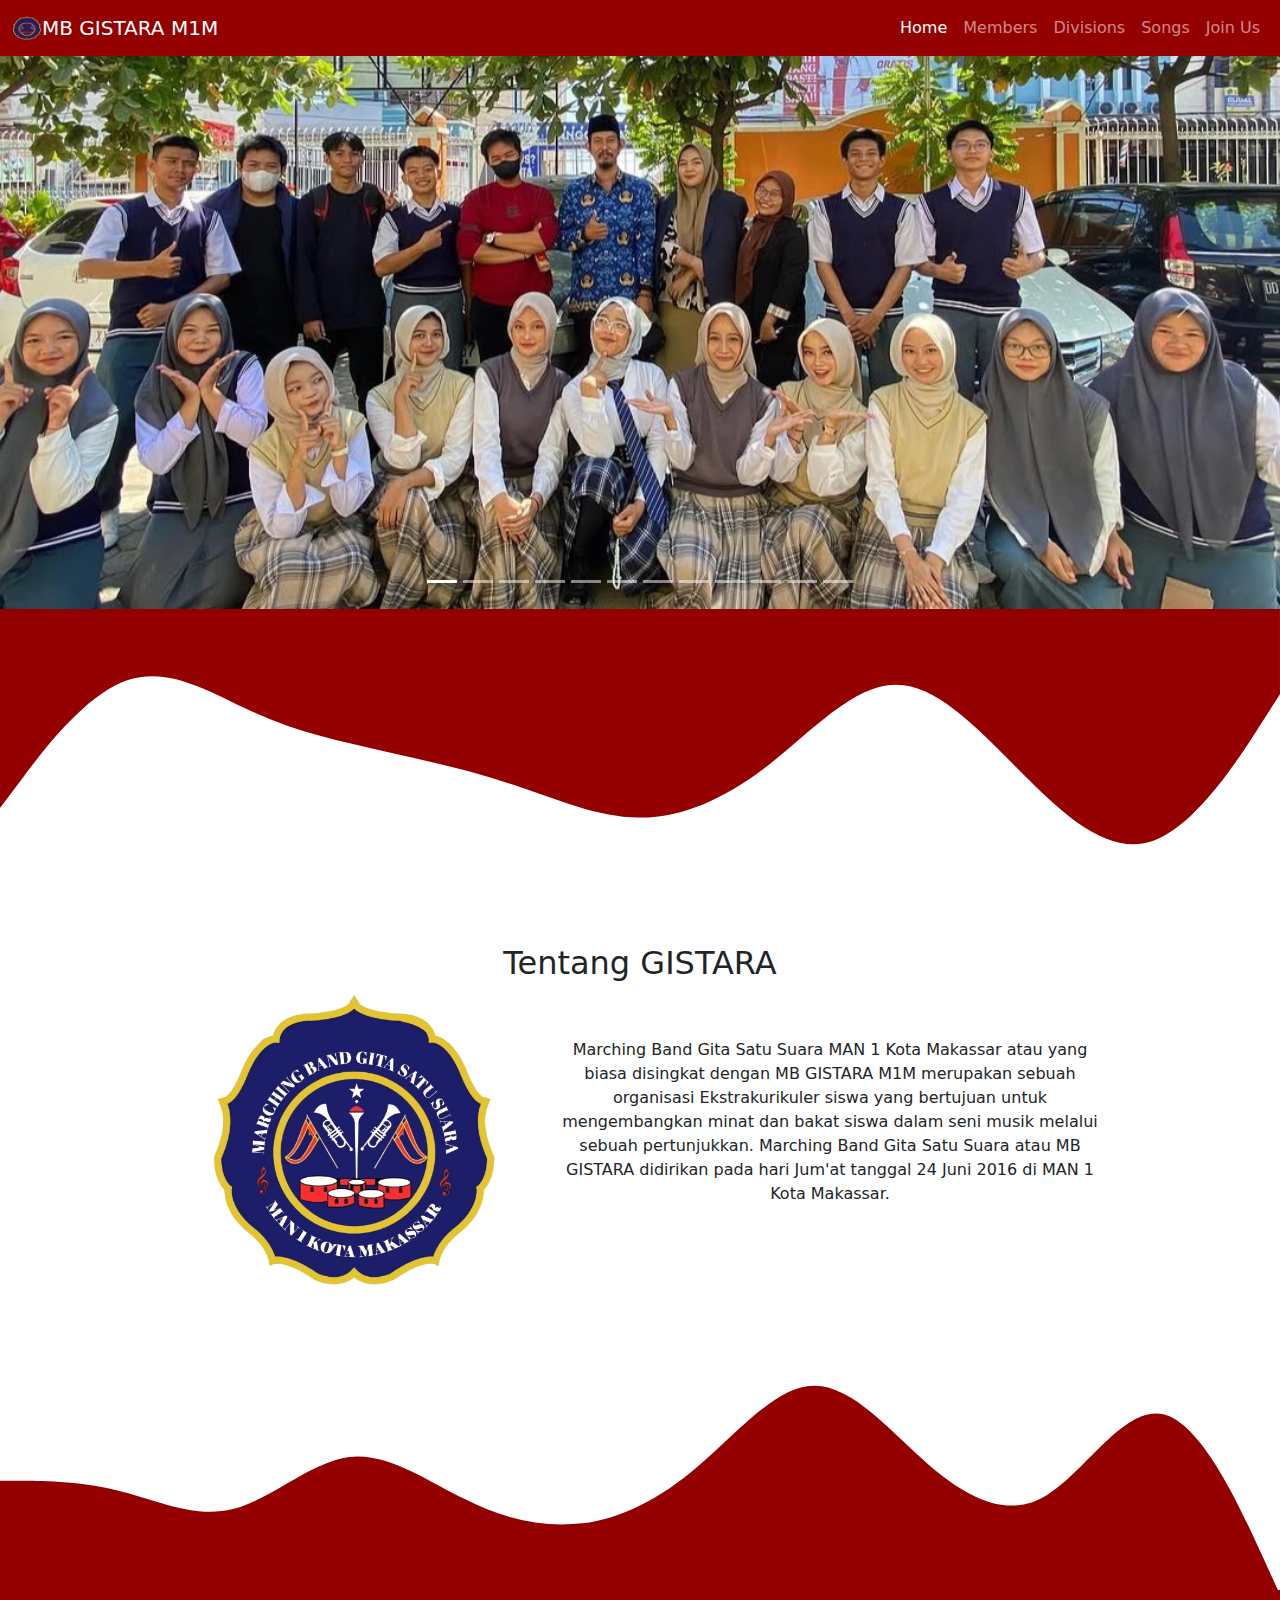
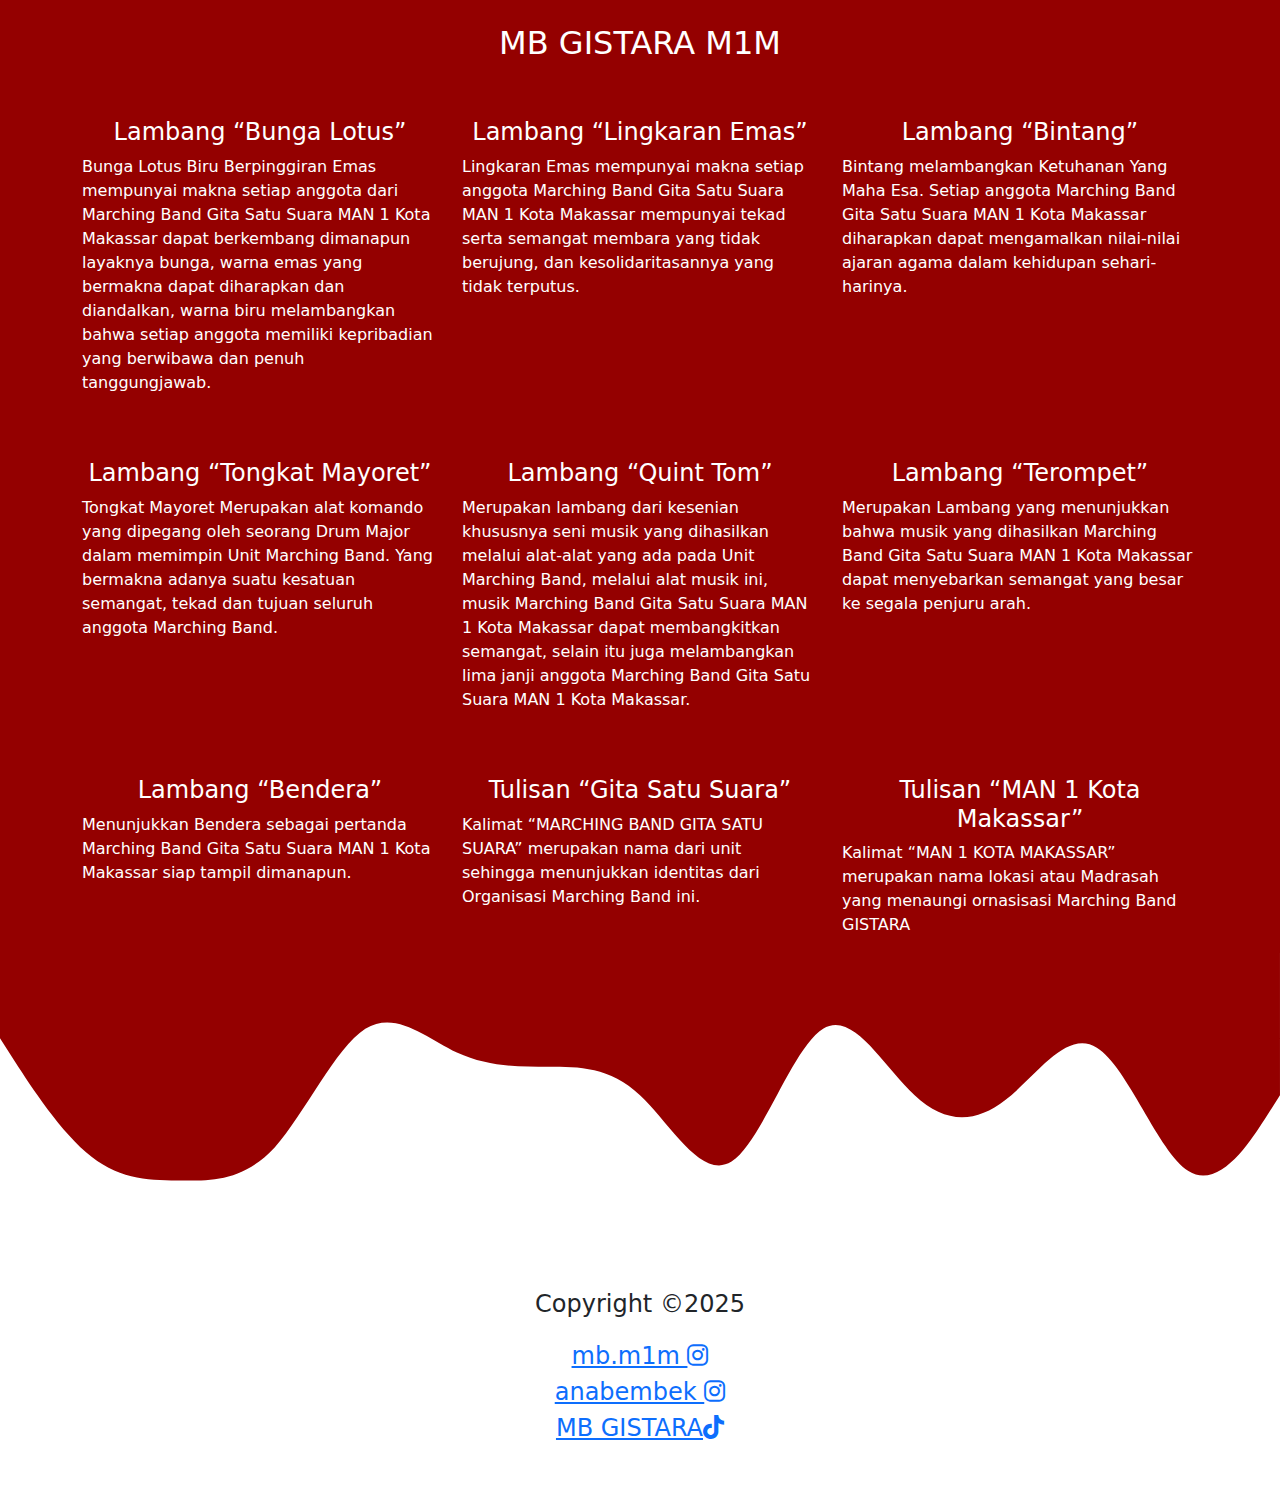
<file: index.html>
<!DOCTYPE html>
<html lang="en">
  <head>
    <meta charset="UTF-8" />
    <meta name="viewport" content="width=device-width, initial-scale=1.0" />
    <meta name="description" content="profil marching band gistara m1m" />
    <meta name="authors" content="andi bintang mappatuppu deppapada" />
    <meta
      name="keywords"
      content="marching band,mb, gita, satu, suara, gistara, m1m, man, satu, makassar, tallassalapang, mb m1m, mb gistara, marching band gita satu suara, perkusi, color guard, cg, field, field commander, mayoret, drum, snare, quintom, bass, bells, cymbal, simbal, terompet, pianika"
    />
    <!-- bootstrap css -->
    <link rel="stylesheet" href="asset/bootstrap/bootstrap.min.css" />

    <title>Profil MB GISTARA M1M</title>

    <!-- my css -->
    <link rel="stylesheet" href="asset/css/style.css" />

    <!-- icon fontawesome css -->
    <link
      rel="stylesheet"
      href="https://cdnjs.cloudflare.com/ajax/libs/font-awesome/6.7.2/css/all.min.css"
    />
  </head>
  <body>
    <!-- navbar -->
    <nav class="navbar fixed-top navbar-expand-lg my-bg" data-bs-theme="dark">
      <div class="container-fluid">
        <img
          src="asset/img/IMG-20241109-WA0000-removebg-preview.png"
          alt="Logo"
          width="30"
          height="24"
          class="d-inline-block align-text-top"
        />
        <a class="navbar-brand" href="#">MB GISTARA M1M</a>
        <button
          class="navbar-toggler"
          type="button"
          data-bs-toggle="collapse"
          data-bs-target="#navbarNav"
          aria-controls="navbarNav"
          aria-expanded="false"
          aria-label="Toggle navigation"
        >
          <span class="navbar-toggler-icon"></span>
        </button>
        <div class="collapse navbar-collapse" id="navbarNav">
          <ul class="navbar-nav ms-auto">
            <li class="nav-item">
              <a class="nav-link active" aria-current="page" href="index.html"
                >Home</a
              >
            </li>
            <li class="nav-item">
              <a class="nav-link" href="members.html">Members</a>
            </li>
            <li class="nav-item">
              <a class="nav-link" href="division.html">Divisions</a>
            </li>
            <li class="nav-item">
              <a class="nav-link" href="songs.html">Songs</a>
            </li>
            <li class="nav-item">
              <a class="nav-link" href="https://forms.gle/wNCCdqYfxSbnUg1e8"
                >Join Us</a
              >
            </li>
          </ul>
        </div>
      </div>
    </nav>
    <!-- end of navbar -->

    <!-- carousel -->

    <div
      id="carouselExampleIndicators"
      class="carousel carousel-fade slide"
      data-bs-ride="carousel"
      data-bs-pause="false"
    >
      <div class="carousel-indicators">
        <button
          type="button"
          data-bs-target="#carouselExampleIndicators"
          data-bs-slide-to="0"
          class="active"
          aria-current="true"
          aria-label="Slide 1"
        ></button>
        <button
          type="button"
          data-bs-target="#carouselExampleIndicators"
          data-bs-slide-to="1"
          aria-label="Slide 2"
        ></button>
        <button
          type="button"
          data-bs-target="#carouselExampleIndicators"
          data-bs-slide-to="2"
          aria-label="Slide 3"
        ></button>
        <button
          type="button"
          data-bs-target="#carouselExampleIndicators"
          data-bs-slide-to="3"
          aria-label="Slide 4"
        ></button>
        <button
          type="button"
          data-bs-target="#carouselExampleIndicators"
          data-bs-slide-to="4"
          aria-label="Slide 5"
        ></button>
        <button
          type="button"
          data-bs-target="#carouselExampleIndicators"
          data-bs-slide-to="5"
          aria-label="Slide 6"
        ></button>
        <button
          type="button"
          data-bs-target="#carouselExampleIndicators"
          data-bs-slide-to="6"
          aria-label="Slide 7"
        ></button>
        <button
          type="button"
          data-bs-target="#carouselExampleIndicators"
          data-bs-slide-to="7"
          aria-label="Slide 8"
        ></button>
        <button
          type="button"
          data-bs-target="#carouselExampleIndicators"
          data-bs-slide-to="8"
          aria-label="Slide 9"
        ></button>
        <button
          type="button"
          data-bs-target="#carouselExampleIndicators"
          data-bs-slide-to="9"
          aria-label="Slide 10"
        ></button>
        <button
          type="button"
          data-bs-target="#carouselExampleIndicators"
          data-bs-slide-to="10"
          aria-label="Slide 11"
        ></button>
        <button
          type="button"
          data-bs-target="#carouselExampleIndicators"
          data-bs-slide-to="11"
          aria-label="Slide 12"
        ></button>
      </div>
      <div class="carousel-inner">
        <div class="carousel-item active">
          <img
            src="asset/img/foto 1.jpg"
            class="d-block w-100"
            alt="mb gistara"
          />
        </div>
        <div class="carousel-item">
          <img
            src="asset/img/foto 2.jpg"
            class="d-block w-100"
            alt="mb gistara"
          />
        </div>
        <div class="carousel-item">
          <img
            src="asset/img/foto 3.jpg"
            class="d-block w-100"
            alt="mb gistara"
          />
        </div>
        <div class="carousel-item">
          <img
            src="asset/img/foto 4.jpg"
            class="d-block w-100"
            alt="mb gistara"
          />
        </div>
        <div class="carousel-item">
          <img
            src="asset/img/foto 5.jpg"
            class="d-block w-100"
            alt="mb gistara"
          />
        </div>
        <div class="carousel-item">
          <img
            src="asset/img/foto 6.jpg"
            class="d-block w-100"
            alt="mb gistara"
          />
        </div>
        <div class="carousel-item">
          <img
            src="asset/img/foto 7.jpg"
            class="d-block w-100"
            alt="mb gistara"
          />
        </div>
        <div class="carousel-item">
          <img
            src="asset/img/foto 8.jpg"
            class="d-block w-100"
            alt="mb gistara"
          />
        </div>
        <div class="carousel-item">
          <img
            src="asset/img/foto 9.jpg"
            class="d-block w-100"
            alt="mb gistara"
          />
        </div>
        <div class="carousel-item">
          <img
            src="asset/img/foto 10.jpg"
            class="d-block w-100"
            alt="mb gistara"
          />
        </div>
        <div class="carousel-item">
          <img
            src="asset/img/foto 11.jpg"
            class="d-block w-100"
            alt="mb gistara"
          />
        </div>
        <div class="carousel-item">
          <img
            src="asset/img/foto 12.jpg"
            class="d-block w-100"
            alt="mb gistara"
          />
        </div>
      </div>
      <button
        class="carousel-control-prev"
        type="button"
        data-bs-target="#carouselExampleIndicators"
        data-bs-slide="prev"
      >
        <span class="carousel-control-prev-icon" aria-hidden="true"></span>
        <span class="visually-hidden">Previous</span>
      </button>
      <button
        class="carousel-control-next"
        type="button"
        data-bs-target="#carouselExampleIndicators"
        data-bs-slide="next"
      >
        <span class="carousel-control-next-icon" aria-hidden="true"></span>
        <span class="visually-hidden">Next</span>
      </button>
    </div>
    <svg xmlns="http://www.w3.org/2000/svg" viewBox="0 0 1440 320">
      <path
        fill="#940000"
        fill-opacity="1"
        d="M0,224L24,192C48,160,96,96,144,80C192,64,240,96,288,117.3C336,139,384,149,432,160C480,171,528,181,576,197.3C624,213,672,235,720,234.7C768,235,816,213,864,176C912,139,960,85,1008,85.3C1056,85,1104,139,1152,186.7C1200,235,1248,277,1296,261.3C1344,245,1392,171,1416,133.3L1440,96L1440,0L1416,0C1392,0,1344,0,1296,0C1248,0,1200,0,1152,0C1104,0,1056,0,1008,0C960,0,912,0,864,0C816,0,768,0,720,0C672,0,624,0,576,0C528,0,480,0,432,0C384,0,336,0,288,0C240,0,192,0,144,0C96,0,48,0,24,0L0,0Z"
      ></path>
    </svg>
    <!-- end of hero -->

    <!-- about -->
    <section id="about">
      <div class="container">
        <div class="row justify-content-center text-center">
          <h2>Tentang GISTARA</h2>
          <div class="col-md-4">
            <img
              src="asset/img/IMG-20241109-WA0000-removebg-preview.png"
              alt="Logo MB GISTARA"
            />
          </div>
          <div class="col-md-6 pt-5">
            Marching Band Gita Satu Suara MAN 1 Kota Makassar atau yang biasa
            disingkat dengan MB GISTARA M1M merupakan sebuah organisasi
            Ekstrakurikuler siswa yang bertujuan untuk mengembangkan minat dan
            bakat siswa dalam seni musik melalui sebuah pertunjukkan. Marching
            Band Gita Satu Suara atau MB GISTARA didirikan pada hari Jum'at
            tanggal 24 Juni 2016 di MAN 1 Kota Makassar.
          </div>
        </div>
      </div>
    </section>
    <svg xmlns="http://www.w3.org/2000/svg" viewBox="0 0 1440 320">
      <path
        fill="#940000"
        fill-opacity="1"
        d="M0,192L21.8,192C43.6,192,87,192,131,202.7C174.5,213,218,235,262,224C305.5,213,349,171,393,165.3C436.4,160,480,192,524,213.3C567.3,235,611,245,655,240C698.2,235,742,213,785,176C829.1,139,873,85,916,85.3C960,85,1004,139,1047,176C1090.9,213,1135,235,1178,208C1221.8,181,1265,107,1309,117.3C1352.7,128,1396,224,1418,272L1440,320L1440,320L1418.2,320C1396.4,320,1353,320,1309,320C1265.5,320,1222,320,1178,320C1134.5,320,1091,320,1047,320C1003.6,320,960,320,916,320C872.7,320,829,320,785,320C741.8,320,698,320,655,320C610.9,320,567,320,524,320C480,320,436,320,393,320C349.1,320,305,320,262,320C218.2,320,175,320,131,320C87.3,320,44,320,22,320L0,320Z"
      ></path>
    </svg>
    <!-- end of about -->

    <!-- logo -->
    <section id="logo">
      <div class="container">
        <div class="row">
          <h2 class="text-center pt-4 pb-5" data-bs-theme="dark">
            MB GISTARA M1M
          </h2>
          <div class="col-md-4">
            <h4 class="text-center">Lambang “Bunga Lotus”</h4>
            <p>
              Bunga Lotus Biru Berpinggiran Emas mempunyai makna setiap anggota
              dari Marching Band Gita Satu Suara MAN 1 Kota Makassar dapat
              berkembang dimanapun layaknya bunga, warna emas yang bermakna
              dapat diharapkan dan diandalkan, warna biru melambangkan bahwa
              setiap anggota memiliki kepribadian yang berwibawa dan penuh
              tanggungjawab.
            </p>
          </div>
          <div class="col-md-4">
            <h4 class="text-center">Lambang “Lingkaran Emas”</h4>
            <p>
              Lingkaran Emas mempunyai makna setiap anggota Marching Band Gita
              Satu Suara MAN 1 Kota Makassar mempunyai tekad serta semangat
              membara yang tidak berujung, dan kesolidaritasannya yang tidak
              terputus.
            </p>
          </div>
          <div class="col-md-4">
            <h4 class="text-center">Lambang “Bintang”</h4>
            <p>
              Bintang melambangkan Ketuhanan Yang Maha Esa. Setiap anggota
              Marching Band Gita Satu Suara MAN 1 Kota Makassar diharapkan dapat
              mengamalkan nilai-nilai ajaran agama dalam kehidupan
              sehari-harinya.
            </p>
          </div>
          <div class="col-md-4">
            <h4 class="text-center pt-5">Lambang “Tongkat Mayoret”</h4>
            <p>
              Tongkat Mayoret Merupakan alat komando yang dipegang oleh seorang
              Drum Major dalam memimpin Unit Marching Band. Yang bermakna adanya
              suatu kesatuan semangat, tekad dan tujuan seluruh anggota Marching
              Band.
            </p>
          </div>
          <div class="col-md-4">
            <h4 class="text-center pt-5">Lambang “Quint Tom”</h4>
            <p>
              Merupakan lambang dari kesenian khususnya seni musik yang
              dihasilkan melalui alat-alat yang ada pada Unit Marching Band,
              melalui alat musik ini, musik Marching Band Gita Satu Suara MAN 1
              Kota Makassar dapat membangkitkan semangat, selain itu juga
              melambangkan lima janji anggota Marching Band Gita Satu Suara MAN
              1 Kota Makassar.
            </p>
          </div>
          <div class="col-md-4">
            <h4 class="text-center pt-5">Lambang “Terompet”</h4>
            <p>
              Merupakan Lambang yang menunjukkan bahwa musik yang dihasilkan
              Marching Band Gita Satu Suara MAN 1 Kota Makassar dapat
              menyebarkan semangat yang besar ke segala penjuru arah.
            </p>
          </div>
          <div class="col-md-4">
            <h4 class="text-center pt-5">Lambang “Bendera”</h4>
            <p>
              Menunjukkan Bendera sebagai pertanda Marching Band Gita Satu Suara
              MAN 1 Kota Makassar siap tampil dimanapun.
            </p>
          </div>
          <div class="col-md-4">
            <h4 class="text-center pt-5">Tulisan “Gita Satu Suara”</h4>
            <p>
              Kalimat “MARCHING BAND GITA SATU SUARA” merupakan nama dari unit
              sehingga menunjukkan identitas dari Organisasi Marching Band ini.
            </p>
          </div>
          <div class="col-md-4">
            <h4 class="text-center pt-5">Tulisan “MAN 1 Kota Makassar”</h4>
            <p>
              Kalimat “MAN 1 KOTA MAKASSAR” merupakan nama lokasi atau Madrasah
              yang menaungi ornasisasi Marching Band GISTARA
            </p>
          </div>
        </div>
      </div>
    </section>
    <svg xmlns="http://www.w3.org/2000/svg" viewBox="0 0 1440 320">
      <path
        fill="#940000"
        fill-opacity="1"
        d="M0,96L17.1,122.7C34.3,149,69,203,103,229.3C137.1,256,171,256,206,256C240,256,274,256,309,218.7C342.9,181,377,107,411,85.3C445.7,64,480,96,514,112C548.6,128,583,128,617,128C651.4,128,686,128,720,160C754.3,192,789,256,823,234.7C857.1,213,891,107,926,85.3C960,64,994,128,1029,160C1062.9,192,1097,192,1131,165.3C1165.7,139,1200,85,1234,106.7C1268.6,128,1303,224,1337,245.3C1371.4,267,1406,213,1423,186.7L1440,160L1440,0L1422.9,0C1405.7,0,1371,0,1337,0C1302.9,0,1269,0,1234,0C1200,0,1166,0,1131,0C1097.1,0,1063,0,1029,0C994.3,0,960,0,926,0C891.4,0,857,0,823,0C788.6,0,754,0,720,0C685.7,0,651,0,617,0C582.9,0,549,0,514,0C480,0,446,0,411,0C377.1,0,343,0,309,0C274.3,0,240,0,206,0C171.4,0,137,0,103,0C68.6,0,34,0,17,0L0,0Z"
      ></path>
    </svg>
    <!-- end of logo -->

    <!-- footer -->
    <footer class="py-5 text-center fs-4">
      <p>Copyright &copy;2025</p>
      <a href="https://www.instagram.com/mb.m1m?igsh=MTV1Z3pxcDh1eG0wOA=="
        >mb.m1m <i class="fa-brands fa-instagram"></i
      ></a>
      <br />
      <a href="https://www.instagram.com/anabembek?igsh=aWVhenUxYmJldjFi"
        >anabembek <i class="fa-brands fa-instagram"></i
      ></a>
      <br />
      <a href="https://www.tiktok.com/@m1m_gistara?_t=ZS-8tNQAtBFQ3D&_r=1"
        >MB GISTARA<i class="fa-brands fa-tiktok"></i
      ></a>
    </footer>
    <!-- end of footer -->

    <!-- bootstrap javascript -->
    <script src="asset/bootstrap/bootstrap.bundle.min.js"></script>
     <script>
      let peserta = prompt("siapa nama anda?");
      let hasil = alert("Halo " + peserta + " aku GISTARA, salam kenal ya");
    </script>
  </body>
</html>
</file>
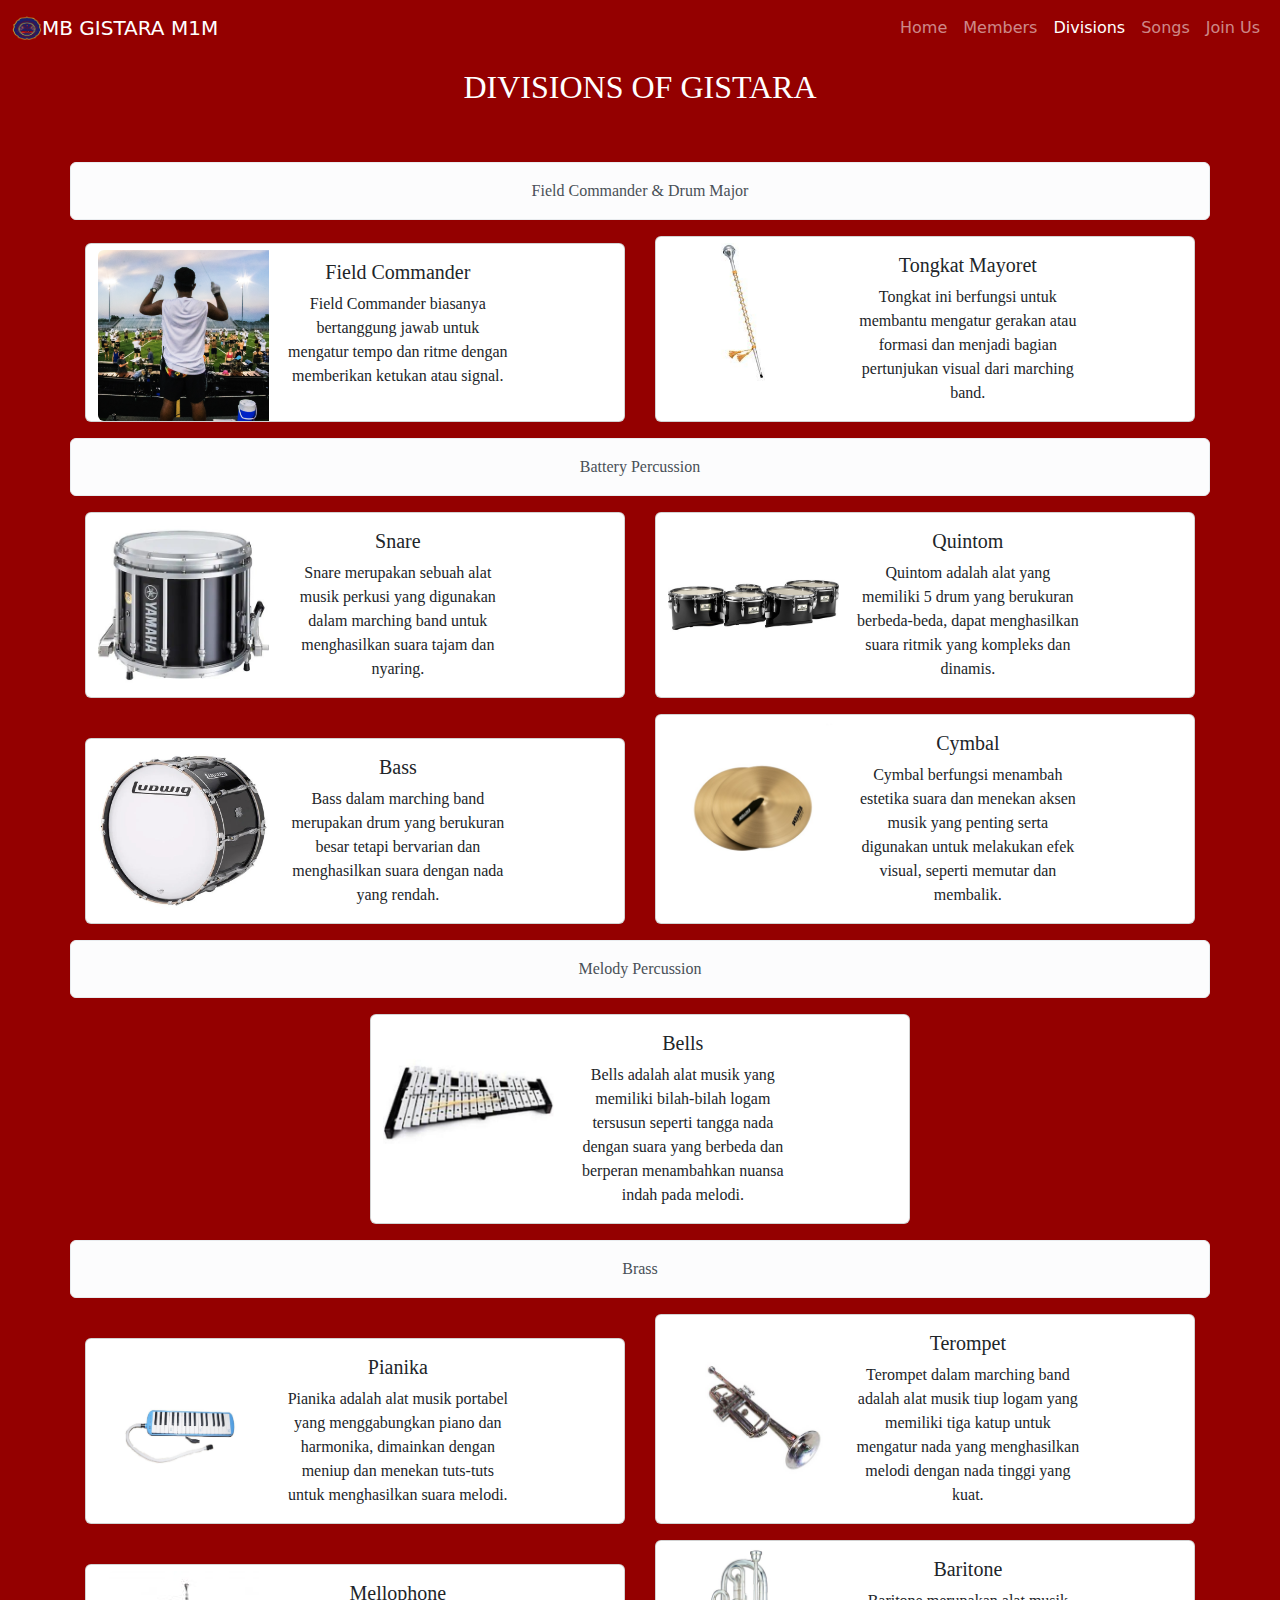
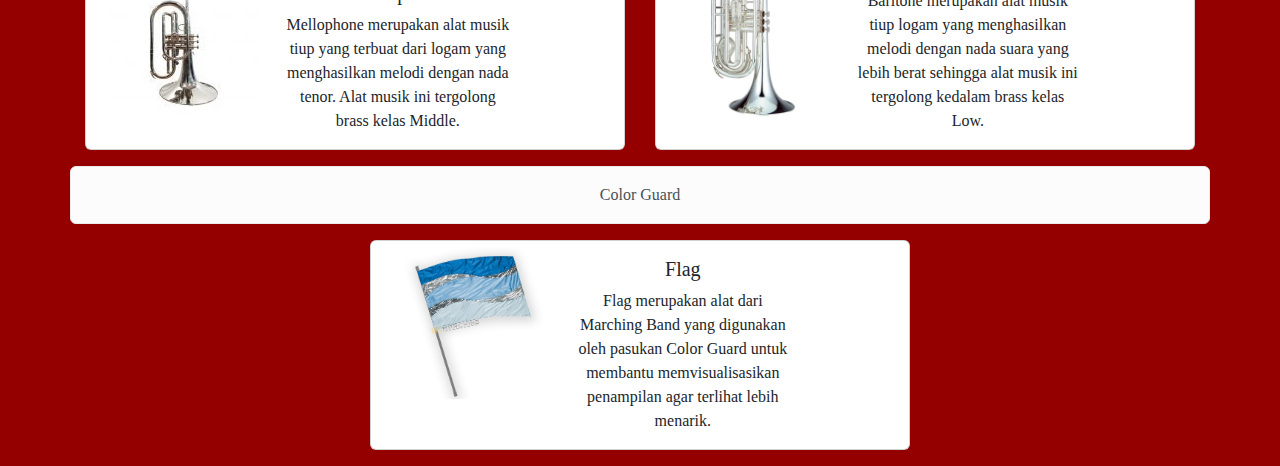
<file: division.html>
<!DOCTYPE html>
<html lang="en">
  <head>
    <meta charset="UTF-8" />
    <meta name="viewport" content="width=device-width, initial-scale=1.0" />
    <!-- bootstrap css -->
    <link rel="stylesheet" href="asset/bootstrap/bootstrap.min.css" />
    <title>Profil MB GISTARA M1M</title>
    <!-- my css -->
    <link rel="stylesheet" href="asset/css/division.css" />
  </head>
  <body>
    <!-- navbar -->
    <nav class="navbar fixed-top navbar-expand-lg my-bg" data-bs-theme="dark">
      <div class="container-fluid">
        <img
          src="asset/img/IMG-20241109-WA0000-removebg-preview.png"
          alt="Logo"
          width="30"
          height="24"
          class="d-inline-block align-text-top"
        />
        <a class="navbar-brand" href="#">MB GISTARA M1M</a>
        <button
          class="navbar-toggler"
          type="button"
          data-bs-toggle="collapse"
          data-bs-target="#navbarNav"
          aria-controls="navbarNav"
          aria-expanded="false"
          aria-label="Toggle navigation"
        >
          <span class="navbar-toggler-icon"></span>
        </button>
        <div class="collapse navbar-collapse" id="navbarNav">
          <ul class="navbar-nav ms-auto">
            <li class="nav-item">
              <a class="nav-link" href="index.html">Home</a>
            </li>
            <li class="nav-item">
              <a class="nav-link" href="members.html">Members</a>
            </li>
            <li class="nav-item">
              <a
                class="nav-link active"
                aria-current="page"
                href="division.html"
                >Divisions</a
              >
            </li>
            <li class="nav-item">
              <a class="nav-link" href="songs.html">Songs</a>
            </li>
            <li class="nav-item">
              <a class="nav-link" href="https://forms.gle/wNCCdqYfxSbnUg1e8">Join Us</a>
            </li>
          </ul>
        </div>
      </div>
    </nav>
    <!-- end of navbar -->

    <section id="divisions">
      <div class="container">
        <div class="row">
          <h2 class="pb-5 pt-5">DIVISIONS OF GISTARA</h2>
          <div class="alert alert-light" role="alert">
            Field Commander & Drum Major
          </div>

          <div class="card mb-3" style="max-width: 540px">
            <div class="row g-0">
              <div class="col-md-4">
                <img
                  src="asset/img/Alat/field.png"
                  class="img-fluid rounded-start"
                  alt="field commander"
                />
              </div>
              <div class="col-md-6">
                <div class="card-body">
                  <h5 class="card-title">Field Commander</h5>
                  <p class="card-text">
                    Field Commander biasanya bertanggung jawab untuk mengatur
                    tempo dan ritme dengan memberikan ketukan atau signal.
                  </p>
                </div>
              </div>
            </div>
          </div>
          <div class="card mb-3" style="max-width: 540px">
            <div class="row g-0">
              <div class="col-md-4">
                <img
                  src="asset/img/Alat/tongkat.jpg"
                  class="img-fluid rounded-start"
                  alt="tongkat"
                />
              </div>
              <div class="col-md-6">
                <div class="card-body">
                  <h5 class="card-title">Tongkat Mayoret</h5>
                  <p class="card-text">
                    Tongkat ini berfungsi untuk membantu mengatur gerakan atau
                    formasi dan menjadi bagian pertunjukan visual dari marching
                    band.
                  </p>
                </div>
              </div>
            </div>
          </div>
          <div class="alert alert-light" role="alert">Battery Percussion</div>

          <div class="card mb-3" style="max-width: 540px">
            <div class="row g-0">
              <div class="col-md-4">
                <img
                  src="asset/img/Alat/snare.jpg"
                  class="img-fluid rounded-start"
                  alt="snare drum"
                />
              </div>
              <div class="col-md-6">
                <div class="card-body">
                  <h5 class="card-title">Snare</h5>
                  <p class="card-text">
                    Snare merupakan sebuah alat musik perkusi yang digunakan
                    dalam marching band untuk menghasilkan suara tajam dan
                    nyaring.
                  </p>
                </div>
              </div>
            </div>
          </div>
          <div class="card mb-3" style="max-width: 540px">
            <div class="row g-0">
              <div class="col-md-4">
                <img
                  src="asset/img/Alat/quintom.jpg"
                  class="img-fluid rounded-start"
                  alt="quintom"
                />
              </div>
              <div class="col-md-6">
                <div class="card-body">
                  <h5 class="card-title">Quintom</h5>
                  <p class="card-text">
                    Quintom adalah alat yang memiliki 5 drum yang berukuran
                    berbeda-beda, dapat menghasilkan suara ritmik yang kompleks
                    dan dinamis.
                  </p>
                </div>
              </div>
            </div>
          </div>
          <div class="card mb-3" style="max-width: 540px">
            <div class="row g-0">
              <div class="col-md-4">
                <img
                  src="asset/img/Alat/bass.jpg"
                  class="img-fluid rounded-start"
                  alt="bass drum"
                />
              </div>
              <div class="col-md-6">
                <div class="card-body">
                  <h5 class="card-title">Bass</h5>
                  <p class="card-text">
                    Bass dalam marching band merupakan drum yang berukuran besar
                    tetapi bervarian dan menghasilkan suara dengan nada yang
                    rendah.
                  </p>
                </div>
              </div>
            </div>
          </div>
          <div class="card mb-3" style="max-width: 540px">
            <div class="row g-0">
              <div class="col-md-4">
                <img
                  src="asset/img/Alat/cymbal.jpg"
                  class="img-fluid rounded-start"
                  alt="Cymbal"
                />
              </div>
              <div class="col-md-6">
                <div class="card-body">
                  <h5 class="card-title">Cymbal</h5>
                  <p class="card-text">
                    Cymbal berfungsi menambah estetika suara dan menekan aksen
                    musik yang penting serta digunakan untuk melakukan efek
                    visual, seperti memutar dan membalik.
                  </p>
                </div>
              </div>
            </div>
          </div>

          <div class="alert alert-light" role="alert">Melody Percussion</div>
          <div class="card mb-3" style="max-width: 540px">
            <div class="row g-0">
              <div class="col-md-4">
                <img
                  src="asset/img/Alat/bells.jpg"
                  class="img-fluid rounded-start"
                  alt="bells"
                />
              </div>
              <div class="col-md-6">
                <div class="card-body">
                  <h5 class="card-title">Bells</h5>
                  <p class="card-text">
                    Bells adalah alat musik yang memiliki bilah-bilah logam
                    tersusun seperti tangga nada dengan suara yang berbeda dan
                    berperan menambahkan nuansa indah pada melodi.
                  </p>
                </div>
              </div>
            </div>
          </div>
          <div class="alert alert-light" role="alert">Brass</div>
          <div class="card mb-3" style="max-width: 540px">
            <div class="row g-0">
              <div class="col-md-4">
                <img
                  src="asset/img/Alat/pianika.jpg"
                  class="img-fluid rounded-start"
                  alt="pianika"
                />
              </div>
              <div class="col-md-6">
                <div class="card-body">
                  <h5 class="card-title">Pianika</h5>
                  <p class="card-text">
                    Pianika adalah alat musik portabel yang menggabungkan piano
                    dan harmonika, dimainkan dengan meniup dan menekan tuts-tuts
                    untuk menghasilkan suara melodi.
                  </p>
                </div>
              </div>
            </div>
          </div>
          <div class="card mb-3" style="max-width: 540px">
            <div class="row g-0">
              <div class="col-md-4">
                <img
                  src="asset/img/Alat/terompet.jpg"
                  class="img-fluid rounded-start"
                  alt="terompet"
                />
              </div>
              <div class="col-md-6">
                <div class="card-body">
                  <h5 class="card-title">Terompet</h5>
                  <p class="card-text">
                    Terompet dalam marching band adalah alat musik tiup logam
                    yang memiliki tiga katup untuk mengatur nada yang
                    menghasilkan melodi dengan nada tinggi yang kuat.
                  </p>
                </div>
              </div>
            </div>
          </div>
          <div class="card mb-3" style="max-width: 540px">
            <div class="row g-0">
              <div class="col-md-4">
                <img
                  src="asset/img/Alat/mellophone.jpg"
                  class="img-fluid rounded-start"
                  alt="mellophone"
                />
              </div>
              <div class="col-md-6">
                <div class="card-body">
                  <h5 class="card-title">Mellophone</h5>
                  <p class="card-text">
                    Mellophone merupakan alat musik tiup yang terbuat dari logam
                    yang menghasilkan melodi dengan nada tenor. Alat musik ini
                    tergolong brass kelas Middle.
                  </p>
                </div>
              </div>
            </div>
          </div>
          <div class="card mb-3" style="max-width: 540px">
            <div class="row g-0">
              <div class="col-md-4">
                <img
                  src="asset/img/Alat/trombone.jpg"
                  class="img-fluid rounded-start"
                  alt="trombone"
                />
              </div>
              <div class="col-md-6">
                <div class="card-body">
                  <h5 class="card-title">Baritone</h5>
                  <p class="card-text">
                    Baritone merupakan alat musik tiup logam yang menghasilkan
                    melodi dengan nada suara yang lebih berat sehingga alat
                    musik ini tergolong kedalam brass kelas Low.
                  </p>
                </div>
              </div>
            </div>
          </div>
          <div class="alert alert-light" role="alert">Color Guard</div>
          <div class="card mb-3" style="max-width: 540px">
            <div class="row g-0">
              <div class="col-md-4">
                <img
                  src="asset/img/Alat/flag.jpeg"
                  class="img-fluid rounded-start"
                  alt="flag cg"
                />
              </div>
              <div class="col-md-6">
                <div class="card-body">
                  <h5 class="card-title">Flag</h5>
                  <p class="card-text">
                    Flag merupakan alat dari Marching Band yang digunakan oleh
                    pasukan Color Guard untuk membantu memvisualisasikan
                    penampilan agar terlihat lebih menarik.
                  </p>
                </div>
              </div>
            </div>
          </div>
        </div>
      </div>
    </section>
    <!-- bootstrap javascript -->
    <script src="asset/bootstrap/bootstrap.bundle.min.js"></script>
  </body>
</html>
</file>
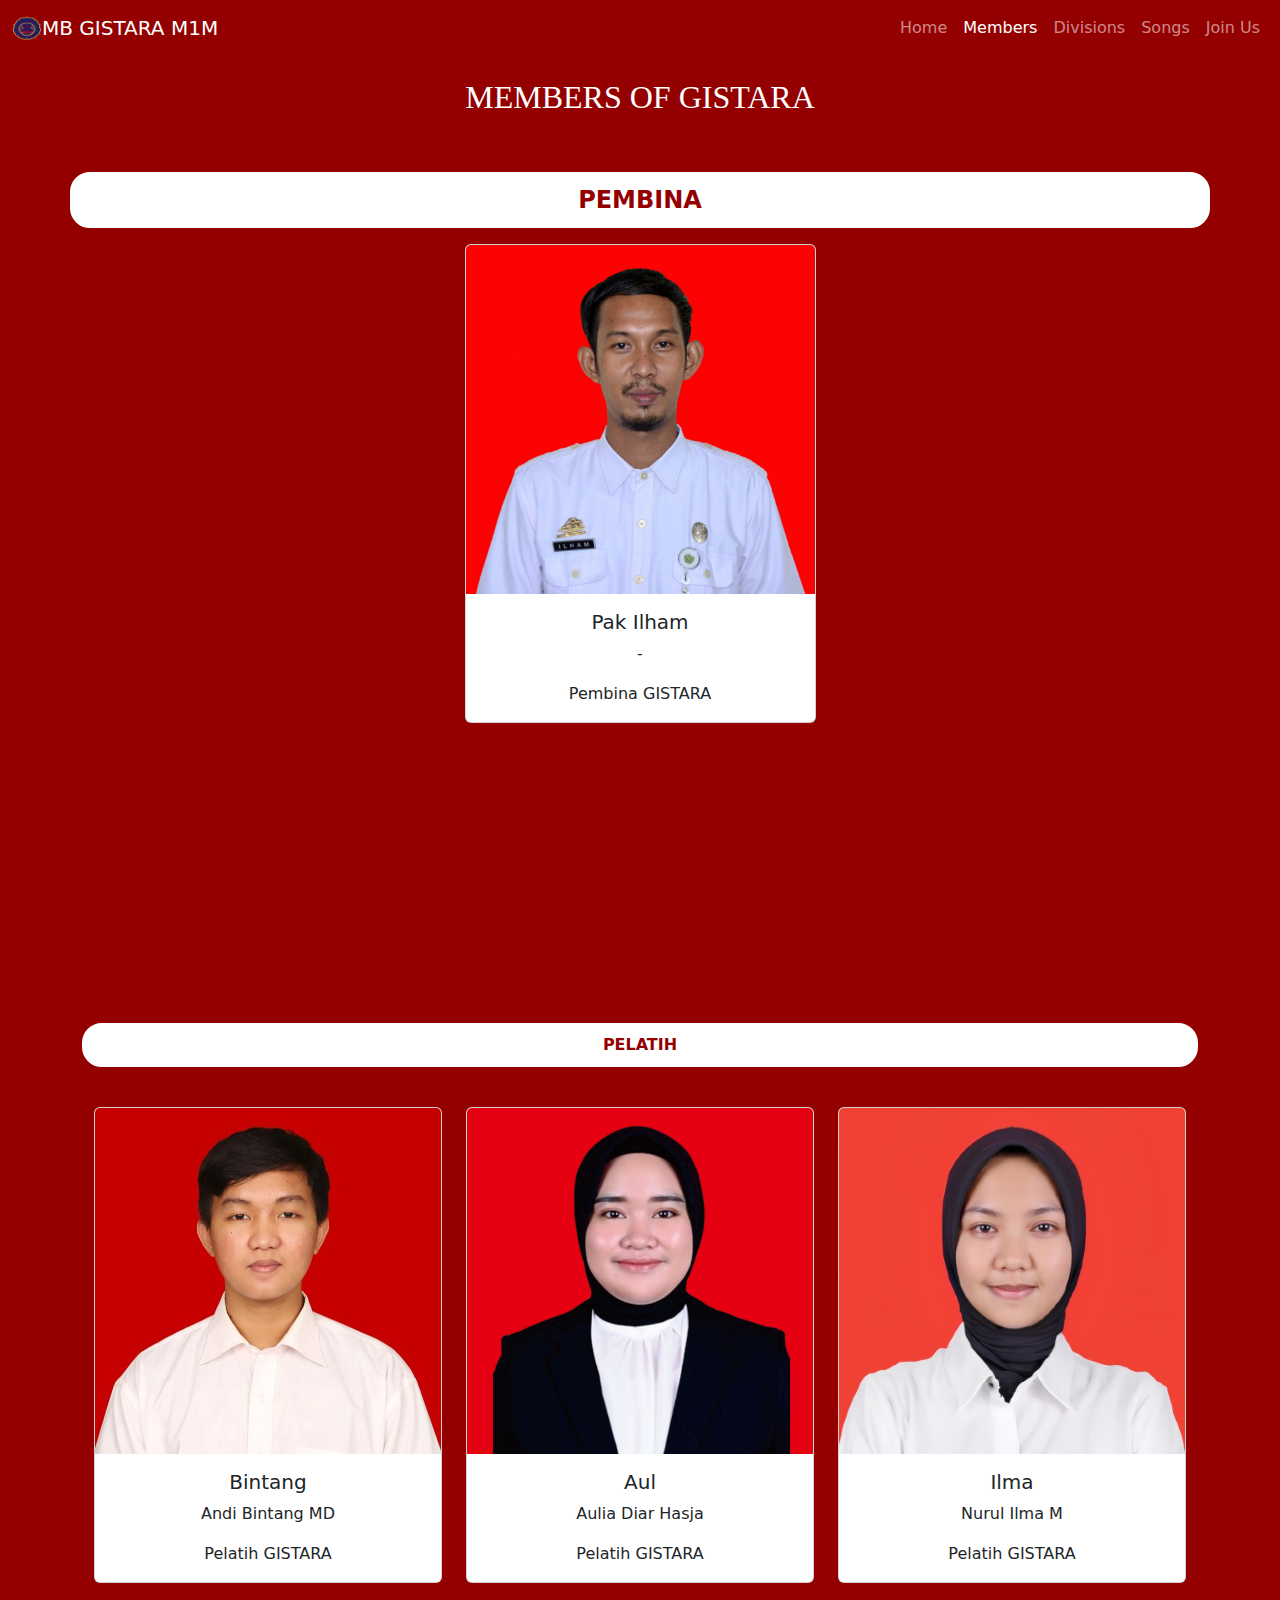
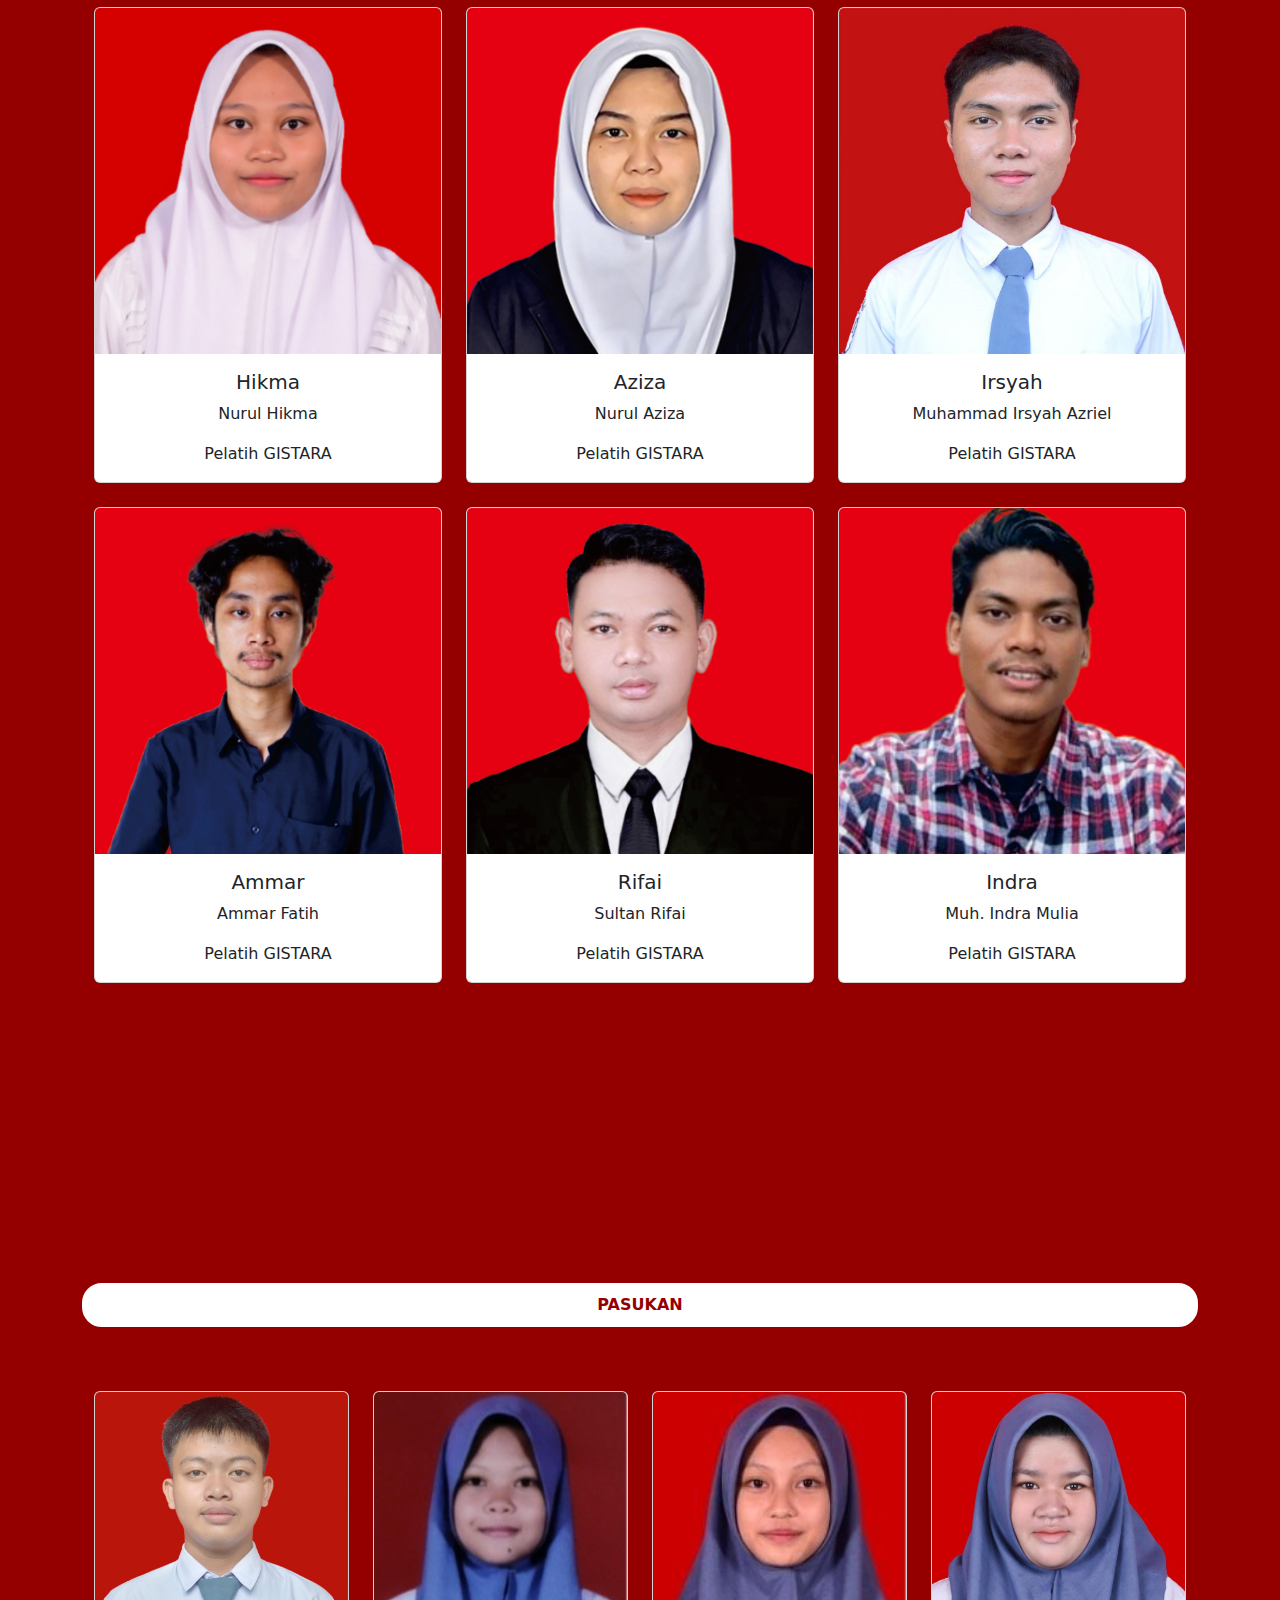
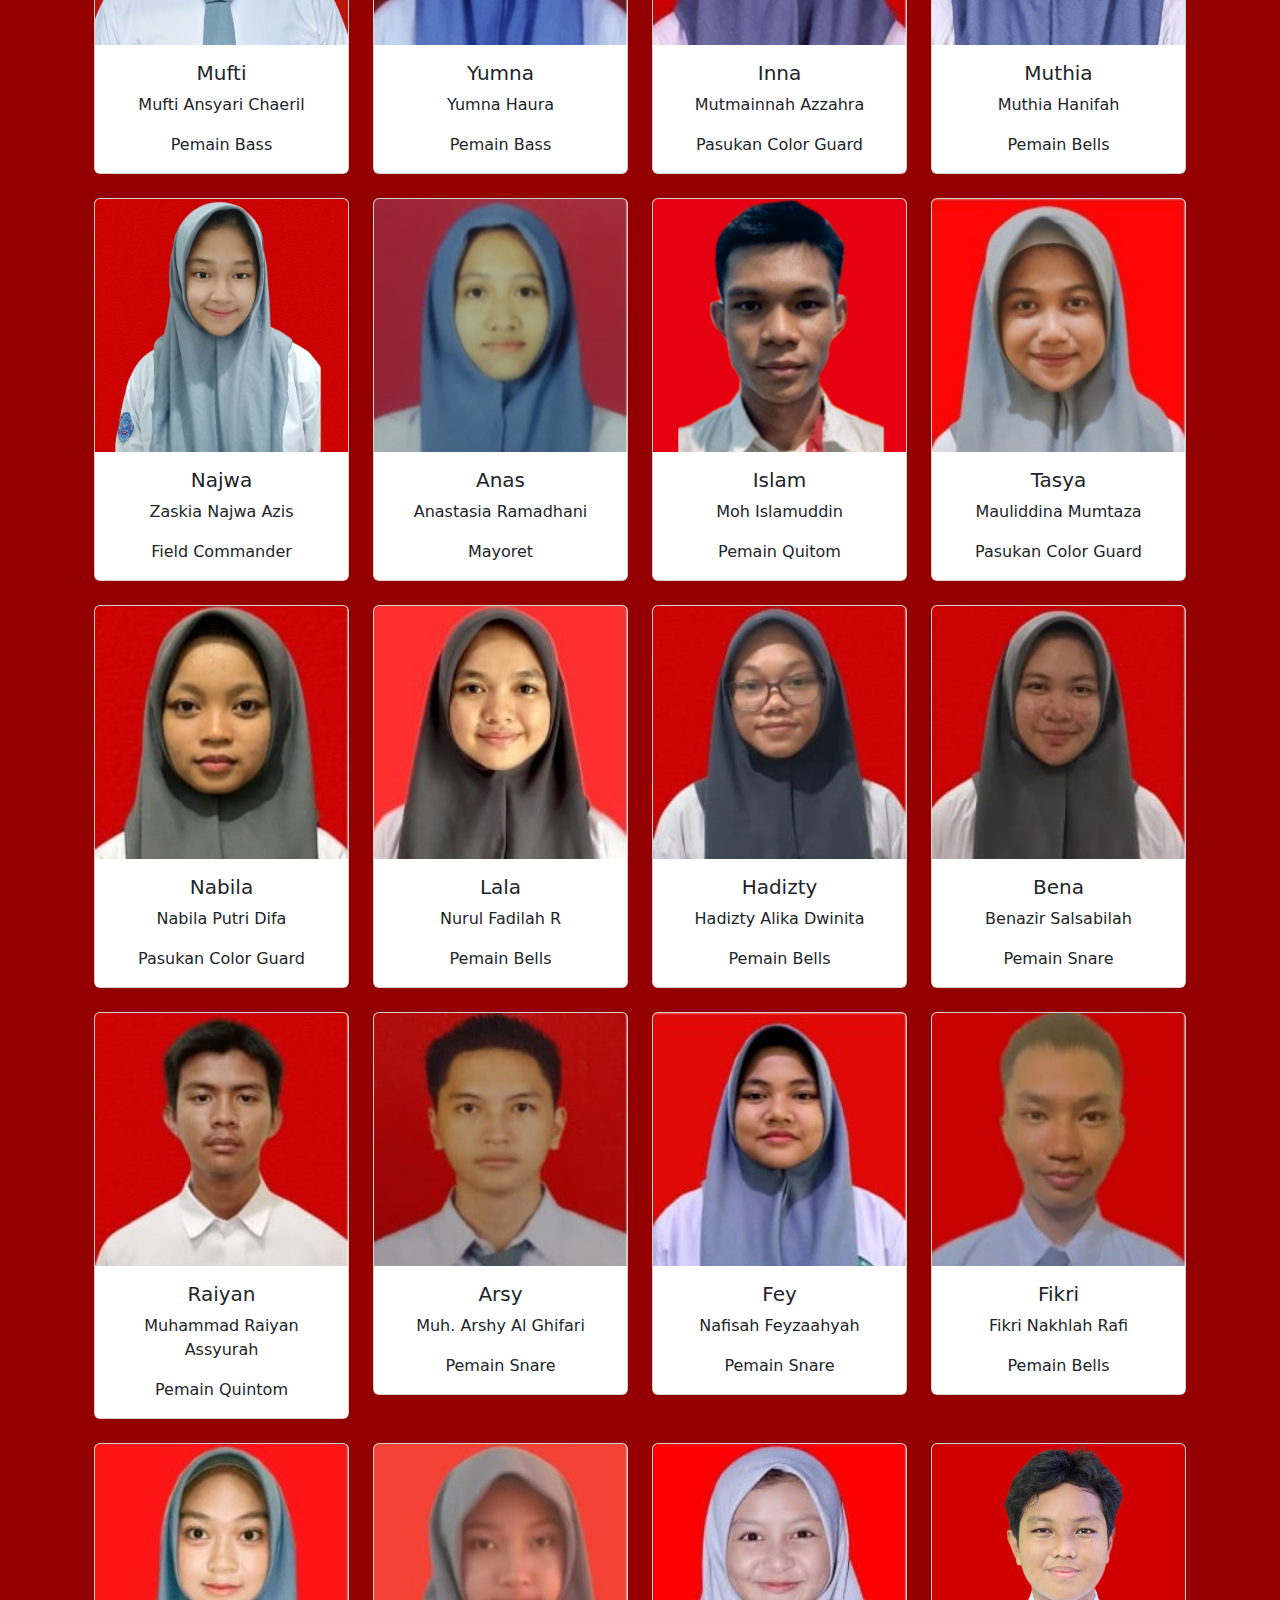
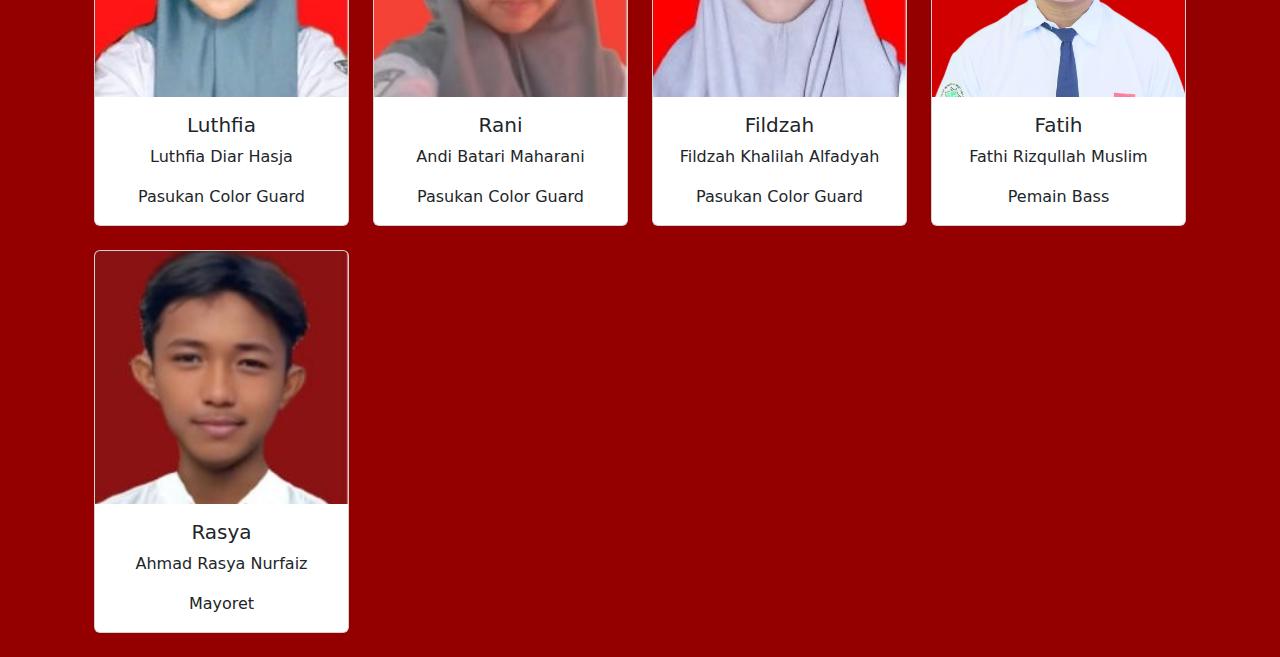
<file: members.html>
<!DOCTYPE html>
<html lang="en">
  <head>
    <meta charset="UTF-8" />
    <meta name="viewport" content="width=device-width, initial-scale=1.0" />
    <!-- bootstrap css -->
    <link rel="stylesheet" href="asset/bootstrap/bootstrap.min.css" />
    <title>Profil MB GISTRA M1M</title>
    <!-- my css -->
    <link rel="stylesheet" href="asset/css/members.css" />
  </head>
  <body>
    <!-- navbar -->
    <nav class="navbar fixed-top navbar-expand-lg my-bg" data-bs-theme="dark">
      <div class="container-fluid">
        <img
          src="asset/img/IMG-20241109-WA0000-removebg-preview.png"
          alt="Logo"
          width="30"
          height="24"
          class="d-inline-block align-text-top"
        />
        <a class="navbar-brand" href="#">MB GISTARA M1M</a>
        <button
          class="navbar-toggler"
          type="button"
          data-bs-toggle="collapse"
          data-bs-target="#navbarNav"
          aria-controls="navbarNav"
          aria-expanded="false"
          aria-label="Toggle navigation"
        >
          <span class="navbar-toggler-icon"></span>
        </button>
        <div class="collapse navbar-collapse" id="navbarNav">
          <ul class="navbar-nav ms-auto">
            <li class="nav-item">
              <a class="nav-link" href="index.html">Home</a>
            </li>
            <li class="nav-item">
              <a class="nav-link active" aria-current="page" href="members.html"
                >Members</a
              >
            </li>
            <li class="nav-item">
              <a class="nav-link" href="division.html">Divisions</a>
            </li>
            <li class="nav-item">
              <a class="nav-link" href="songs.html">Songs</a>
            </li>
            <li class="nav-item">
              <a class="nav-link" href="#">Join Us</a>
            </li>
          </ul>
        </div>
      </div>
    </nav>
    <!-- end of navbar -->

    <section id="members">
      <div class="container">
        <div class="row text-center">
          <h2 class="pb-5 pt-5">MEMBERS OF GISTARA</h2>
          
          <p class="top"><strong>PEMBINA</strong></p>
          <div class="pembina text-center">
            
            <div class="card h-100">
              <img
              src="asset/img/Members/PAK ILO.jpg"
              class="card-img-top"
              alt="pak ilo"
              />
              <div class="card-body">
                <h5 class="card-title">Pak Ilham</h5>
                <p class="card-text">-</p>
                <p class="card-text">Pembina GISTARA</p>
              </div>
            </div>
          </div>
          
          <section id="members">
            <p class="judul"><strong>PELATIH</strong></p>
            <div class="container">
              <div class="row text-center">
                <div class="col-sm-4 pt-4">
                  <div class="card">
              <img
                src="asset/img/Members/bintang.jpg"
                class="card-img-top"
                alt="bintang"
                />
                <div class="card-body">
                  <h5 class="card-title">Bintang</h5>
                  <p class="card-text">Andi Bintang MD</p>
                <p class="card-text">Pelatih GISTARA</p>
              </div>
            </div>
          </div>
          <div class="col-sm-4 pt-4">
            <div class="card">
              <img
              src="asset/img/Members/aul.jpg"
              class="card-img-top"
              alt="aul"
              />
              <div class="card-body">
                <h5 class="card-title">Aul</h5>
                <p class="card-text">Aulia Diar Hasja</p>
                <p class="card-text">Pelatih GISTARA</p>
              </div>
            </div>
          </div>
          <div class="col-sm-4 pt-4">
            <div class="card">
              <img
                src="asset/img/Members/ilma.jpg"
                class="card-img-top"
                alt="ilma"
              />
              <div class="card-body">
                <h5 class="card-title">Ilma</h5>
                <p class="card-text">Nurul Ilma M</p>
                <p class="card-text">Pelatih GISTARA</p>
              </div>
            </div>
          </div>
          <div class="col-sm-4 pt-4">
            <div class="card">
              <img
                src="asset/img/Members/hikma.png"
                class="card-img-top"
                alt="hikma"
              />
              <div class="card-body">
                <h5 class="card-title">Hikma</h5>
                <p class="card-text">Nurul Hikma</p>
                <p class="card-text">Pelatih GISTARA</p>
              </div>
            </div>
          </div>
          <div class="col-sm-4 pt-4">
            <div class="card">
              <img
                src="asset/img/Members/aziza.jpg"
                class="card-img-top"
                alt="aziza"
                />
                <div class="card-body">
                <h5 class="card-title">Aziza</h5>
                <p class="card-text">Nurul Aziza</p>
                <p class="card-text">Pelatih GISTARA</p>
              </div>
            </div>
          </div>
          <div class="col-sm-4 pt-4">
            <div class="card">
              <img
              src="asset/img/Members/irsya.jpg"
                class="card-img-top"
                alt="irsyah"
              />
              <div class="card-body">
                <h5 class="card-title">Irsyah</h5>
                <p class="card-text">Muhammad Irsyah Azriel</p>
                <p class="card-text">Pelatih GISTARA</p>
              </div>
            </div>
          </div>
          <div class="col-sm-4 pt-4">
            <div class="card">
              <img
                src="asset/img/Members/ammar.jpg"
                class="card-img-top"
                alt="ammar"
              />
              <div class="card-body">
                <h5 class="card-title">Ammar</h5>
                <p class="card-text">Ammar Fatih</p>
                <p class="card-text">Pelatih GISTARA</p>
              </div>
            </div>
          </div>
          <div class="col-sm-4 pt-4">
            <div class="card">
              <img
                src="asset/img/Members/kak rifai.jpg"
                class="card-img-top"
                alt="rivai"
              />
              <div class="card-body">
                <h5 class="card-title">Rifai</h5>
                <p class="card-text">Sultan Rifai</p>
                <p class="card-text">Pelatih GISTARA</p>
              </div>
            </div>
          </div>
          <div class="col-sm-4 pt-4">
            <div class="card">
              <img
              src="asset/img/Members/kak indra.png"
              class="card-img-top"
              alt="indra"
              />
              <div class="card-body">
                <h5 class="card-title">Indra</h5>
                <p class="card-text">Muh. Indra Mulia</p>
                <p class="card-text">Pelatih GISTARA</p>
              </div>
            </div>
          </div>
        </section>
        <section id="members">
            <p class="judul"><strong>PASUKAN</strong></p>
            <div class="container">
              <div class="row text-center pt-4">
          <div class="col-sm-3 pt-4">
            <div class="card">
              <img
                src="asset/img/Members/mufti.jpg"
                class="card-img-top"
                alt="mufti"
              />
              <div class="card-body">
                <h5 class="card-title">Mufti</h5>
                <p class="card-text">Mufti Ansyari Chaeril</p>
                <p class="card-text">Pemain Bass</p>
              </div>
            </div>
          </div>
          <div class="col-sm-3 pt-4">
            <div class="card">
              <img
                src="asset/img/Members/yumna.jpg"
                class="card-img-top"
                alt="yumna"
              />
              <div class="card-body">
                <h5 class="card-title">Yumna</h5>
                <p class="card-text">Yumna Haura</p>
                <p class="card-text">Pemain Bass</p>
              </div>
            </div>
          </div>
          <div class="col-sm-3 pt-4">
            <div class="card">
              <img
                src="asset/img/Members/inna.jpg"
                class="card-img-top"
                alt="inna"
              />
              <div class="card-body">
                <h5 class="card-title">Inna</h5>
                <p class="card-text">Mutmainnah Azzahra</p>
                <p class="card-text">Pasukan Color Guard</p>
              </div>
            </div>
          </div>
          <div class="col-sm-3 pt-4">
            <div class="card">
              <img
                src="asset/img/Members/muti.jpg"
                class="card-img-top"
                alt="muti"
              />
              <div class="card-body">
                <h5 class="card-title">Muthia</h5>
                <p class="card-text">Muthia Hanifah</p>
                <p class="card-text">Pemain Bells</p>
              </div>
            </div>
          </div>
          <div class="col-sm-3 pt-4">
            <div class="card">
              <img
                src="asset/img/Members/najwa.jpg"
                class="card-img-top"
                alt="najwa"
              />
              <div class="card-body">
                <h5 class="card-title">Najwa</h5>
                <p class="card-text">Zaskia Najwa Azis</p>
                <p class="card-text">Field Commander</p>
              </div>
            </div>
          </div>
          <div class="col-sm-3 pt-4">
            <div class="card">
              <img
                src="asset/img/Members/anas.jpg"
                class="card-img-top"
                alt="anas"
              />
              <div class="card-body">
                <h5 class="card-title">Anas</h5>
                <p class="card-text">Anastasia Ramadhani</p>
                <p class="card-text">Mayoret</p>
              </div>
            </div>
          </div>
          <div class="col-sm-3 pt-4">
            <div class="card">
              <img
                src="asset/img/Members/islam.jpg"
                class="card-img-top"
                alt="islam"
              />
              <div class="card-body">
                <h5 class="card-title">Islam</h5>
                <p class="card-text">Moh Islamuddin</p>
                <p class="card-text">Pemain Quitom</p>
              </div>
            </div>
          </div>
          <div class="col-sm-3 pt-4">
            <div class="card">
              <img
                src="asset/img/Members/tasya.jpg"
                class="card-img-top"
                alt="tasya"
              />
              <div class="card-body">
                <h5 class="card-title">Tasya</h5>
                <p class="card-text">Mauliddina Mumtaza</p>
                <p class="card-text">Pasukan Color Guard</p>
              </div>
            </div>
          </div>
          <div class="col-sm-3 pt-4">
            <div class="card">
              <img
                src="asset/img/Members/nabila.jpg"
                class="card-img-top"
                alt="nabila"
              />
              <div class="card-body">
                <h5 class="card-title">Nabila</h5>
                <p class="card-text">Nabila Putri Difa</p>
                <p class="card-text">Pasukan Color Guard</p>
              </div>
            </div>
          </div>
          <div class="col-sm-3 pt-4">
            <div class="card">
              <img
                src="asset/img/Members/lala.jpg"
                class="card-img-top"
                alt="lala"
              />
              <div class="card-body">
                <h5 class="card-title">Lala</h5>
                <p class="card-text">Nurul Fadilah R</p>
                <p class="card-text">Pemain Bells</p>
              </div>
            </div>
          </div>
          <div class="col-sm-3 pt-4">
            <div class="card">
              <img
                src="asset/img/Members/hadisti.jpg"
                class="card-img-top"
                alt="hadisti"
              />
              <div class="card-body">
                <h5 class="card-title">Hadizty</h5>
                <p class="card-text">Hadizty Alika Dwinita</p>
                <p class="card-text">Pemain Bells</p>
              </div>
            </div>
          </div>
          <div class="col-sm-3 pt-4">
            <div class="card">
              <img
                src="asset/img/Members/bena.jpg"
                class="card-img-top"
                alt="bena"
              />
              <div class="card-body">
                <h5 class="card-title">Bena</h5>
                <p class="card-text">Benazir Salsabilah</p>
                <p class="card-text">Pemain Snare</p>
              </div>
            </div>
          </div>
          <div class="col-sm-3 pt-4">
            <div class="card">
              <img
                src="asset/img/Members/rayyan.jpg"
                class="card-img-top"
                alt="rayyan"
              />
              <div class="card-body">
                <h5 class="card-title">Raiyan</h5>
                <p class="card-text">Muhammad Raiyan Assyurah</p>
                <p class="card-text">Pemain Quintom</p>
              </div>
            </div>
          </div>
          <div class="col-sm-3 pt-4">
            <div class="card">
              <img
                src="asset/img/Members/arsy.jpg"
                class="card-img-top"
                alt="arsy"
              />
              <div class="card-body">
                <h5 class="card-title">Arsy</h5>
                <p class="card-text">Muh. Arshy Al Ghifari</p>
                <p class="card-text">Pemain Snare</p>
              </div>
            </div>
          </div>
          <div class="col-sm-3 pt-4">
            <div class="card">
              <img
                src="asset/img/Members/fey.jpg"
                class="card-img-top"
                alt="fey"
              />
              <div class="card-body">
                <h5 class="card-title">Fey</h5>
                <p class="card-text">Nafisah Feyzaahyah</p>
                <p class="card-text">Pemain Snare</p>
              </div>
            </div>
          </div>
          <div class="col-sm-3 pt-4">
            <div class="card">
              <img
                src="asset/img/Members/fikri.jpg"
                class="card-img-top"
                alt="fikri"
              />
              <div class="card-body">
                <h5 class="card-title">Fikri</h5>
                <p class="card-text">Fikri Nakhlah Rafi</p>
                <p class="card-text">Pemain Bells</p>
              </div>
            </div>
          </div>
          <div class="col-sm-3 pt-4">
            <div class="card">
              <img
                src="asset/img/Members/upi.jpg"
                class="card-img-top"
                alt="upi"
              />
              <div class="card-body">
                <h5 class="card-title">Luthfia</h5>
                <p class="card-text">Luthfia Diar Hasja</p>
                <p class="card-text">Pasukan Color Guard</p>
              </div>
            </div>
          </div>
          <div class="col-sm-3 pt-4">
            <div class="card">
              <img
                src="asset/img/Members/rani.jpg"
                class="card-img-top"
                alt="rani"
              />
              <div class="card-body">
                <h5 class="card-title">Rani</h5>
                <p class="card-text">Andi Batari Maharani</p>
                <p class="card-text">Pasukan Color Guard</p>
              </div>
            </div>
          </div>
          <div class="col-sm-3 pt-4">
            <div class="card">
              <img
                src="asset/img/Members/filsa.jpg"
                class="card-img-top"
                alt="filsa"
              />
              <div class="card-body">
                <h5 class="card-title">Fildzah</h5>
                <p class="card-text">Fildzah Khalilah Alfadyah</p>
                <p class="card-text">Pasukan Color Guard</p>
              </div>
            </div>
          </div>
          <div class="col-sm-3 pt-4">
            <div class="card">
              <img
                src="asset/img/Members/fatih.jpg"
                class="card-img-top"
                alt="fatih"
              />
              <div class="card-body">
                <h5 class="card-title">Fatih</h5>
                <p class="card-text">Fathi Rizqullah Muslim</p>
                <p class="card-text">Pemain Bass</p>
              </div>
            </div>
          </div>
          <div class="col-sm-3 pt-4 pb-4">
            <div class="card">
              <img
                src="asset/img/Members/rasya.jpg"
                class="card-img-top"
                alt="rasya"
              />
              <div class="card-body">
                <h5 class="card-title">Rasya</h5>
                <p class="card-text">Ahmad Rasya Nurfaiz</p>
                <p class="card-text">Mayoret</p>
              </div>
            </div>
          </div>
          
        </section>
        </div>
      </div>
    </section>
    <!-- bootstrap javascript -->
    <script src="asset/bootstrap/bootstrap.bundle.min.js"></script>
  </body>
</html>
</file>
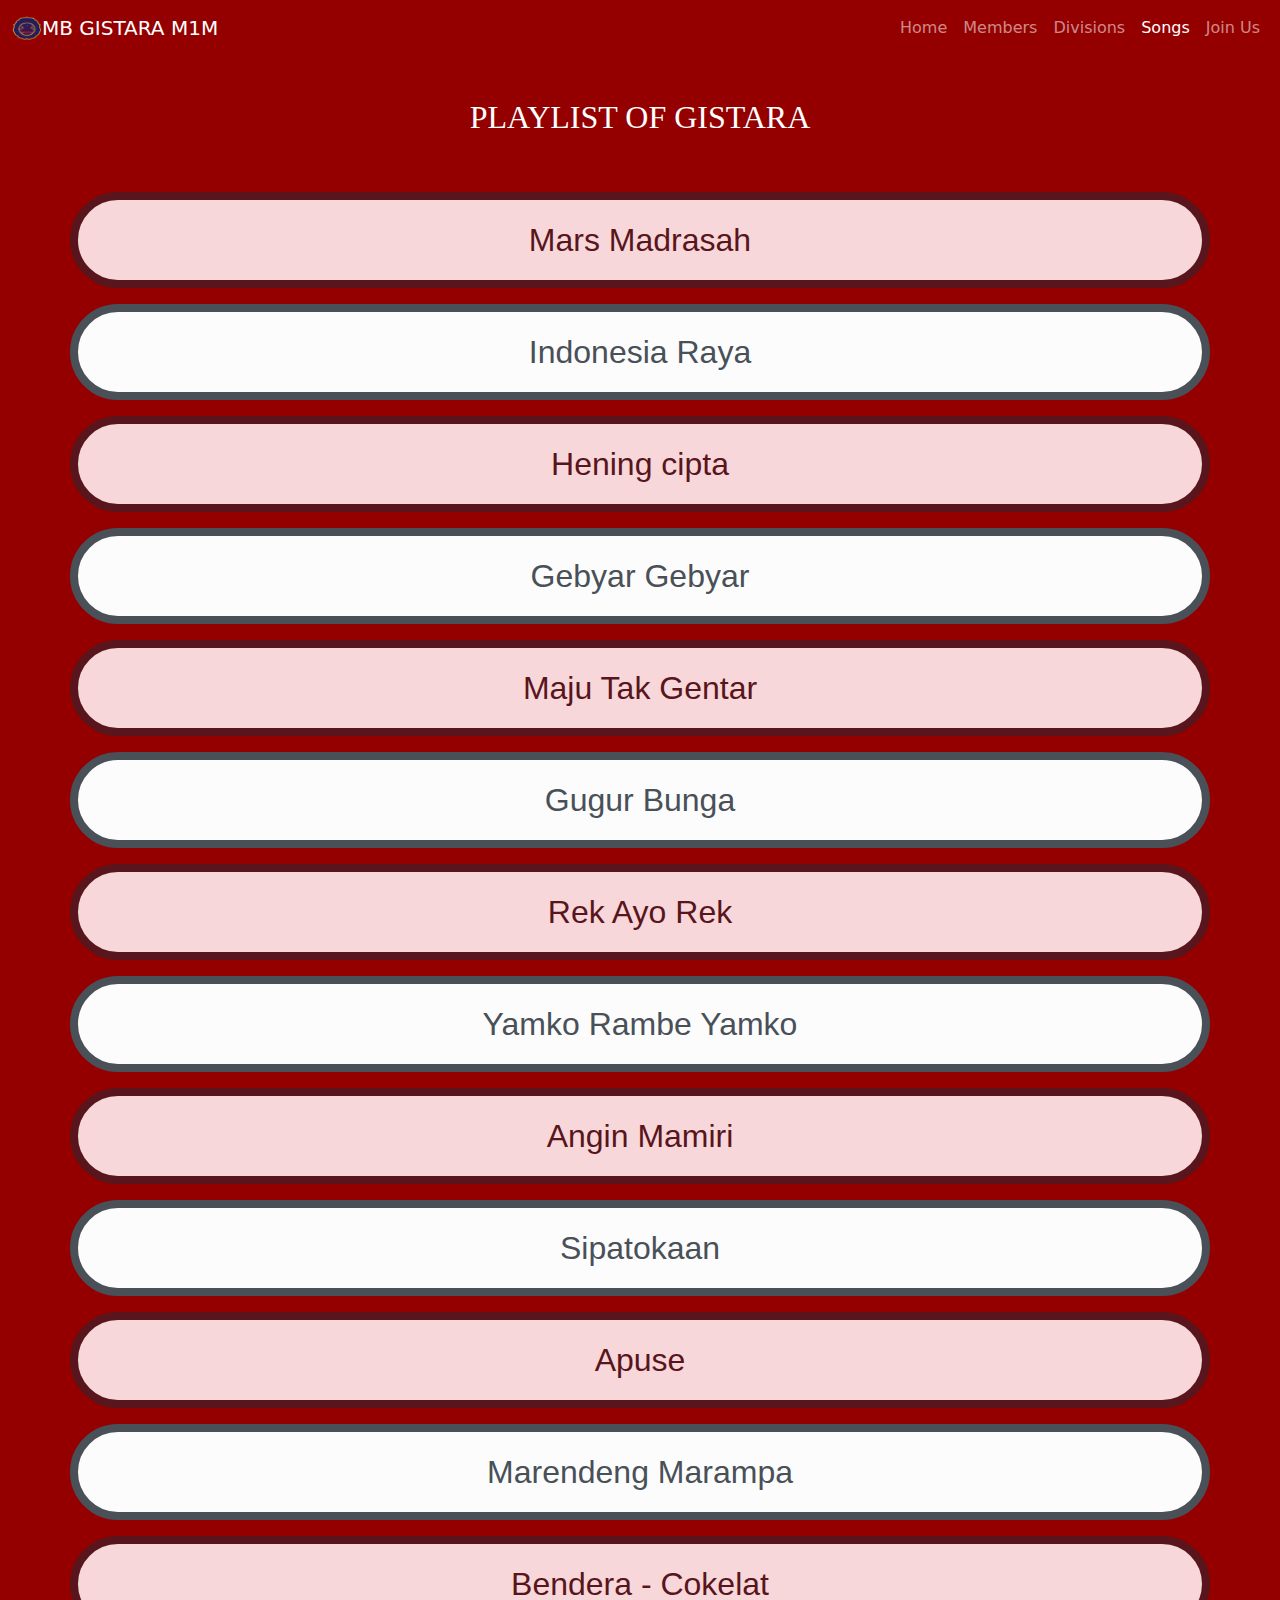
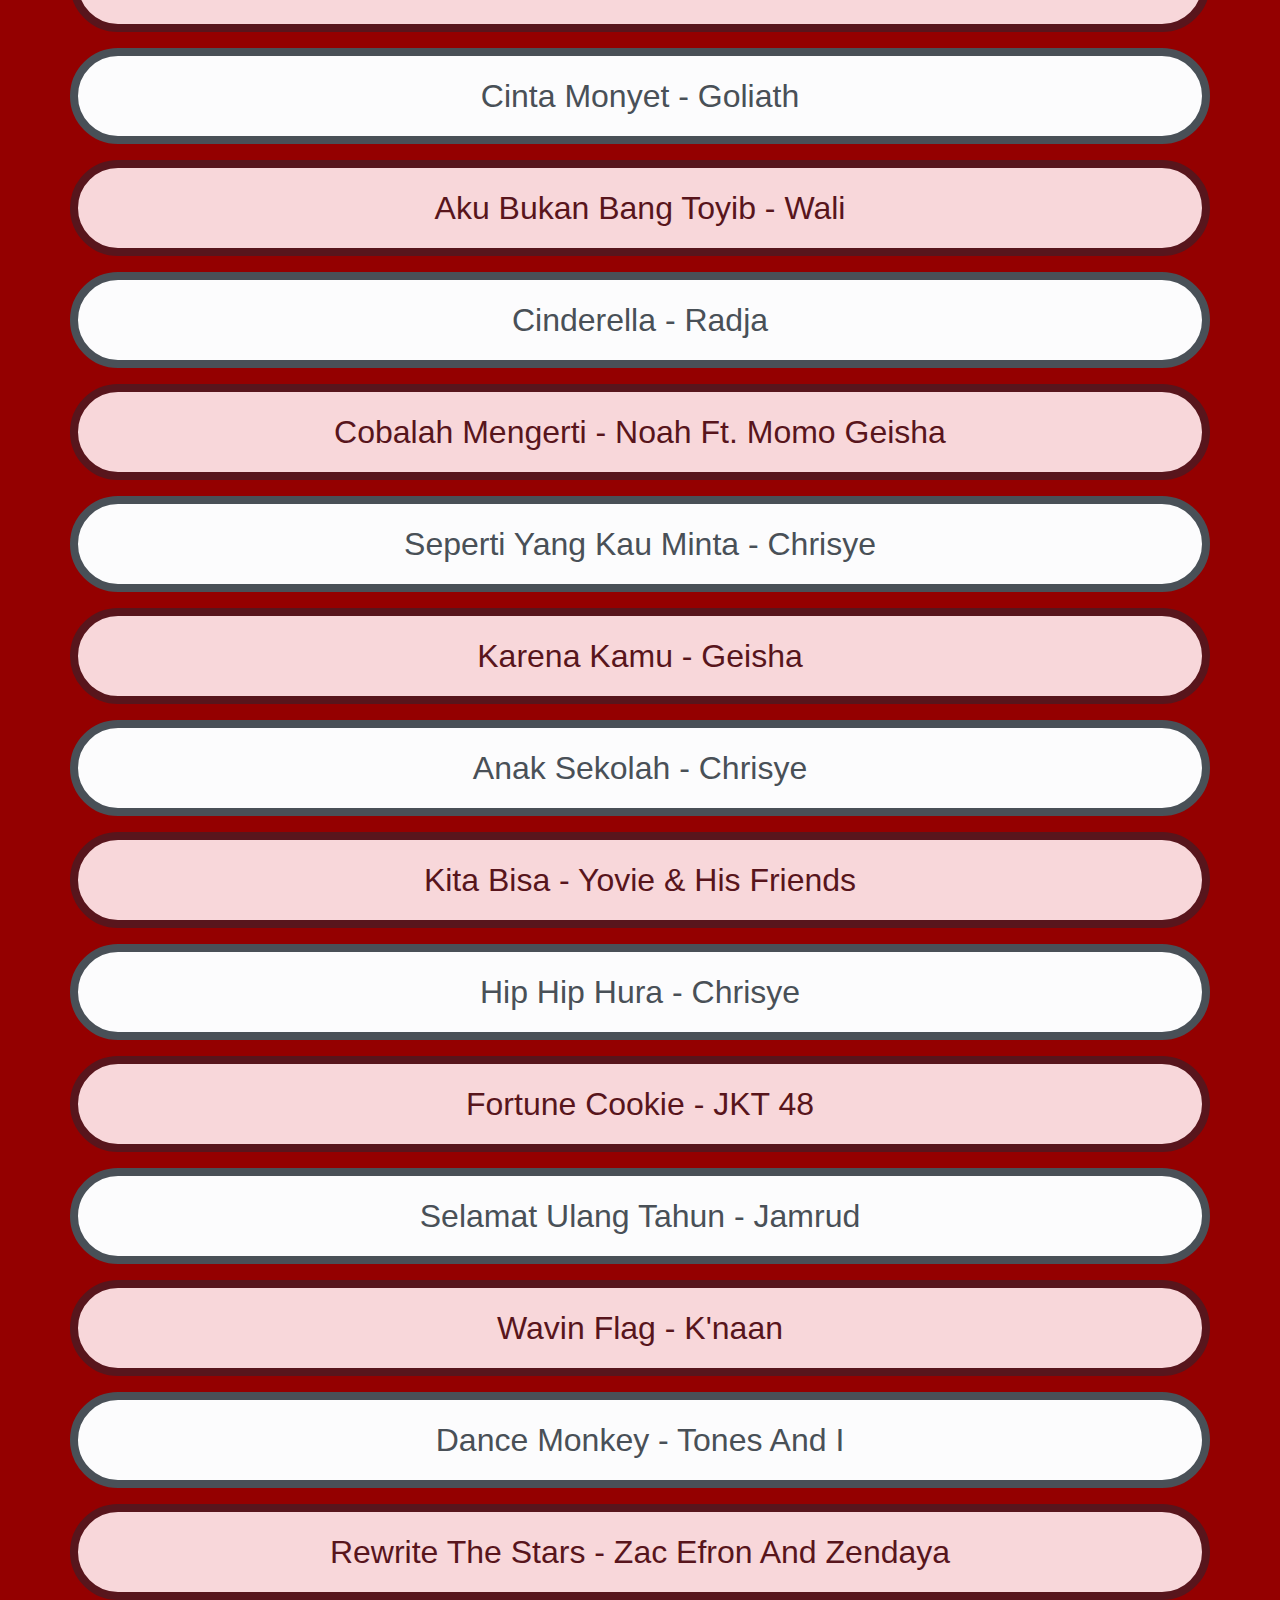
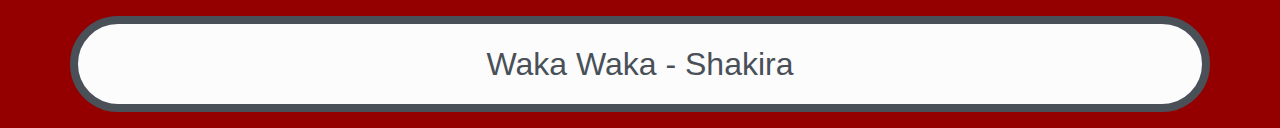
<file: songs.html>
<!DOCTYPE html>
<html lang="en">
  <head>
    <meta charset="UTF-8" />
    <meta name="viewport" content="width=device-width, initial-scale=1.0" />
    <!-- bootstrap css -->
    <link rel="stylesheet" href="asset/bootstrap/bootstrap.min.css" />
    <title>Profil MB GISTARA M1M</title>
    <!-- my css -->
    <link rel="stylesheet" href="asset/css/songs.css" />
  </head>
  <body>
    <!-- navbar -->
    <nav class="navbar fixed-top navbar-expand-lg my-bg" data-bs-theme="dark">
      <div class="container-fluid">
        <img
          src="asset/img/IMG-20241109-WA0000-removebg-preview.png"
          alt="Logo"
          width="30"
          height="24"
          class="d-inline-block align-text-top"
        />
        <a class="navbar-brand" href="#">MB GISTARA M1M</a>
        <button
          class="navbar-toggler"
          type="button"
          data-bs-toggle="collapse"
          data-bs-target="#navbarNav"
          aria-controls="navbarNav"
          aria-expanded="false"
          aria-label="Toggle navigation"
        >
          <span class="navbar-toggler-icon"></span>
        </button>
        <div class="collapse navbar-collapse" id="navbarNav">
          <ul class="navbar-nav ms-auto">
            <li class="nav-item">
              <a class="nav-link" href="index.html">Home</a>
            </li>
            <li class="nav-item">
              <a class="nav-link" href="members.html">Members</a>
            </li>
            <li class="nav-item">
              <a class="nav-link" href="division.html">Divisions</a>
            </li>
            <li class="nav-item">
              <a class="nav-link active" aria-current="page" href="songs.html"
                >Songs</a
              >
            </li>
            <li class="nav-item">
              <a class="nav-link" href="https://forms.gle/wNCCdqYfxSbnUg1e8">Join Us</a>
            </li>
          </ul>
        </div>
      </div>
    </nav>
    <!-- end of navbar -->
    <section id="songs">
      <div class="container">
        <div class="row">
          <h2 class="text-center pb-5 pt-5">PLAYLIST OF GISTARA</h2>
          <div class="alert alert-danger" role="alert">Mars Madrasah</div>
          <div class="alert alert-light" role="alert">Indonesia Raya</div>
          <div class="alert alert-danger" role="alert">Hening cipta</div>
          <div class="alert alert-light" role="alert">Gebyar Gebyar</div>
          <div class="alert alert-danger" role="alert">Maju Tak Gentar</div>
          <div class="alert alert-light" role="alert">Gugur Bunga</div>
          <div class="alert alert-danger" role="alert">Rek Ayo Rek</div>
          <div class="alert alert-light" role="alert">Yamko Rambe Yamko</div>
          <div class="alert alert-danger" role="alert">Angin Mamiri</div>
          <div class="alert alert-light" role="alert">Sipatokaan</div>
          <div class="alert alert-danger" role="alert">Apuse</div>
          <div class="alert alert-light" role="alert">Marendeng Marampa</div>
          <div class="alert alert-danger" role="alert">Bendera - Cokelat</div>
          <div class="alert alert-light" role="alert">
            Cinta Monyet - Goliath
          </div>
          <div class="alert alert-danger" role="alert">
            Aku Bukan Bang Toyib - Wali
          </div>
          <div class="alert alert-light" role="alert">Cinderella - Radja</div>
          <div class="alert alert-danger" role="alert">
            Cobalah Mengerti - Noah Ft. Momo Geisha
          </div>
          <div class="alert alert-light" role="alert">
            Seperti Yang Kau Minta - Chrisye
          </div>
          <div class="alert alert-danger" role="alert">
            Karena Kamu - Geisha
          </div>
          <div class="alert alert-light" role="alert">
            Anak Sekolah - Chrisye
          </div>
          <div class="alert alert-danger" role="alert">
            Kita Bisa - Yovie & His Friends
          </div>
          <div class="alert alert-light" role="alert">
            Hip Hip Hura - Chrisye
          </div>
          <div class="alert alert-danger" role="alert">
            Fortune Cookie - JKT 48
          </div>
          <div class="alert alert-light" role="alert">
            Selamat Ulang Tahun - Jamrud
          </div>
          <div class="alert alert-danger" role="alert">Wavin Flag - K'naan</div>
          <div class="alert alert-light" role="alert">
            Dance Monkey - Tones And I
          </div>
          <div class="alert alert-danger" role="alert">
            Rewrite The Stars - Zac Efron And Zendaya
          </div>
          <div class="alert alert-light" role="alert">Waka Waka - Shakira</div>
        </div>
      </div>
    </section>

    <!-- bootstrap javascript -->
    <script src="asset/bootstrap/bootstrap.bundle.min.js"></script>
  </body>
</html>
</file>
<file: asset/css/style.css>
.navbar {
  background-color: #940000;
}

div.carousel img {
  margin-top: 56px;
}
section#about {
  padding: 50px 0px 100px;
  padding-bottom: 20px;
}

section#about img {
  width: 300px;
  height: 300px;
}

section#logo {
  background-color: #940000;
  padding-top: 10px;
  margin-top: -5px;
  color: white;
}
</file>
<file: asset/css/division.css>
nav.navbar {
  background-color: #940000;
}
section#divisions {
  background-color: #940000;
  color: white;
  text-align: center;
  padding-left: 10px;
  padding-right: 10px;
  padding-top: 20px;
  font-family: Georgia, "Times New Roman", Times, serif;
}

div.card {
  margin: auto;
}

div.card img {
  margin-top: 6px;
}
</file>
<file: asset/css/members.css>
nav.navbar {
  background-color: #940000;
}

div.pembina {
  width: 375px;
  margin: auto;
}

p.top {
  border: 10px solid white;
  font-size: x-large;
  border-radius: 20px;
  background-color: white;
  color: #940000;
}

p.judul {
  border: 10px solid white;
  border-radius: 20px;
  background-color: white;
  color: #940000;
  margin-top: 300px;
}

section#members {
  background-color: #940000;
  color: white;
}

section#members h2 {
  font-family: Georgia, "Times New Roman", Times, serif;
  margin-top: 30px;
}
</file>
<file: asset/css/songs.css>
nav.navbar {
  background-color: #940000;
}
section#songs {
  background-color: #940000;
  color: white;
  font-family: Georgia, "Times New Roman", Times, serif;
  padding-top: 50px;
}
div.alert {
  text-align: center;
  font-size: xx-large;
  font-family: Impact, Haettenschweiler, "Arial Narrow Bold", sans-serif;
  border: 8px solid;
  border-radius: 50px;
}
</file>
